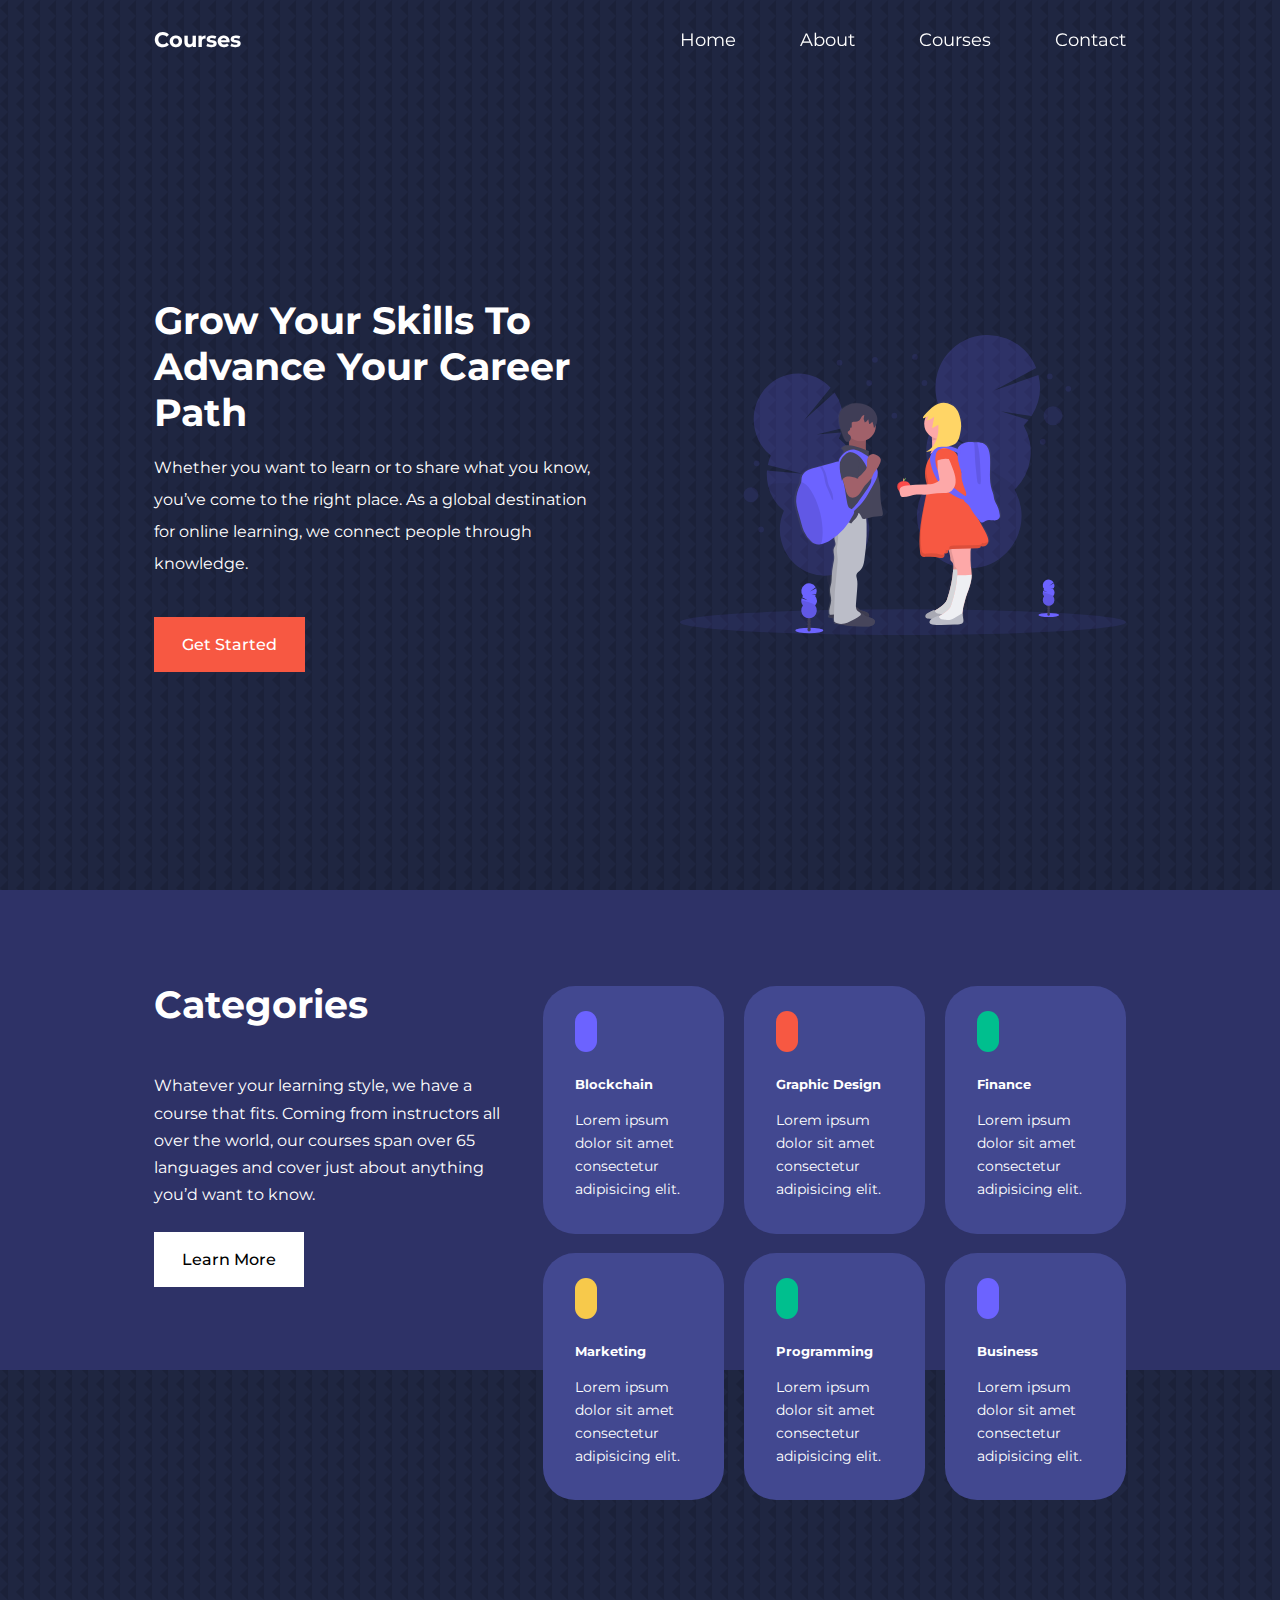
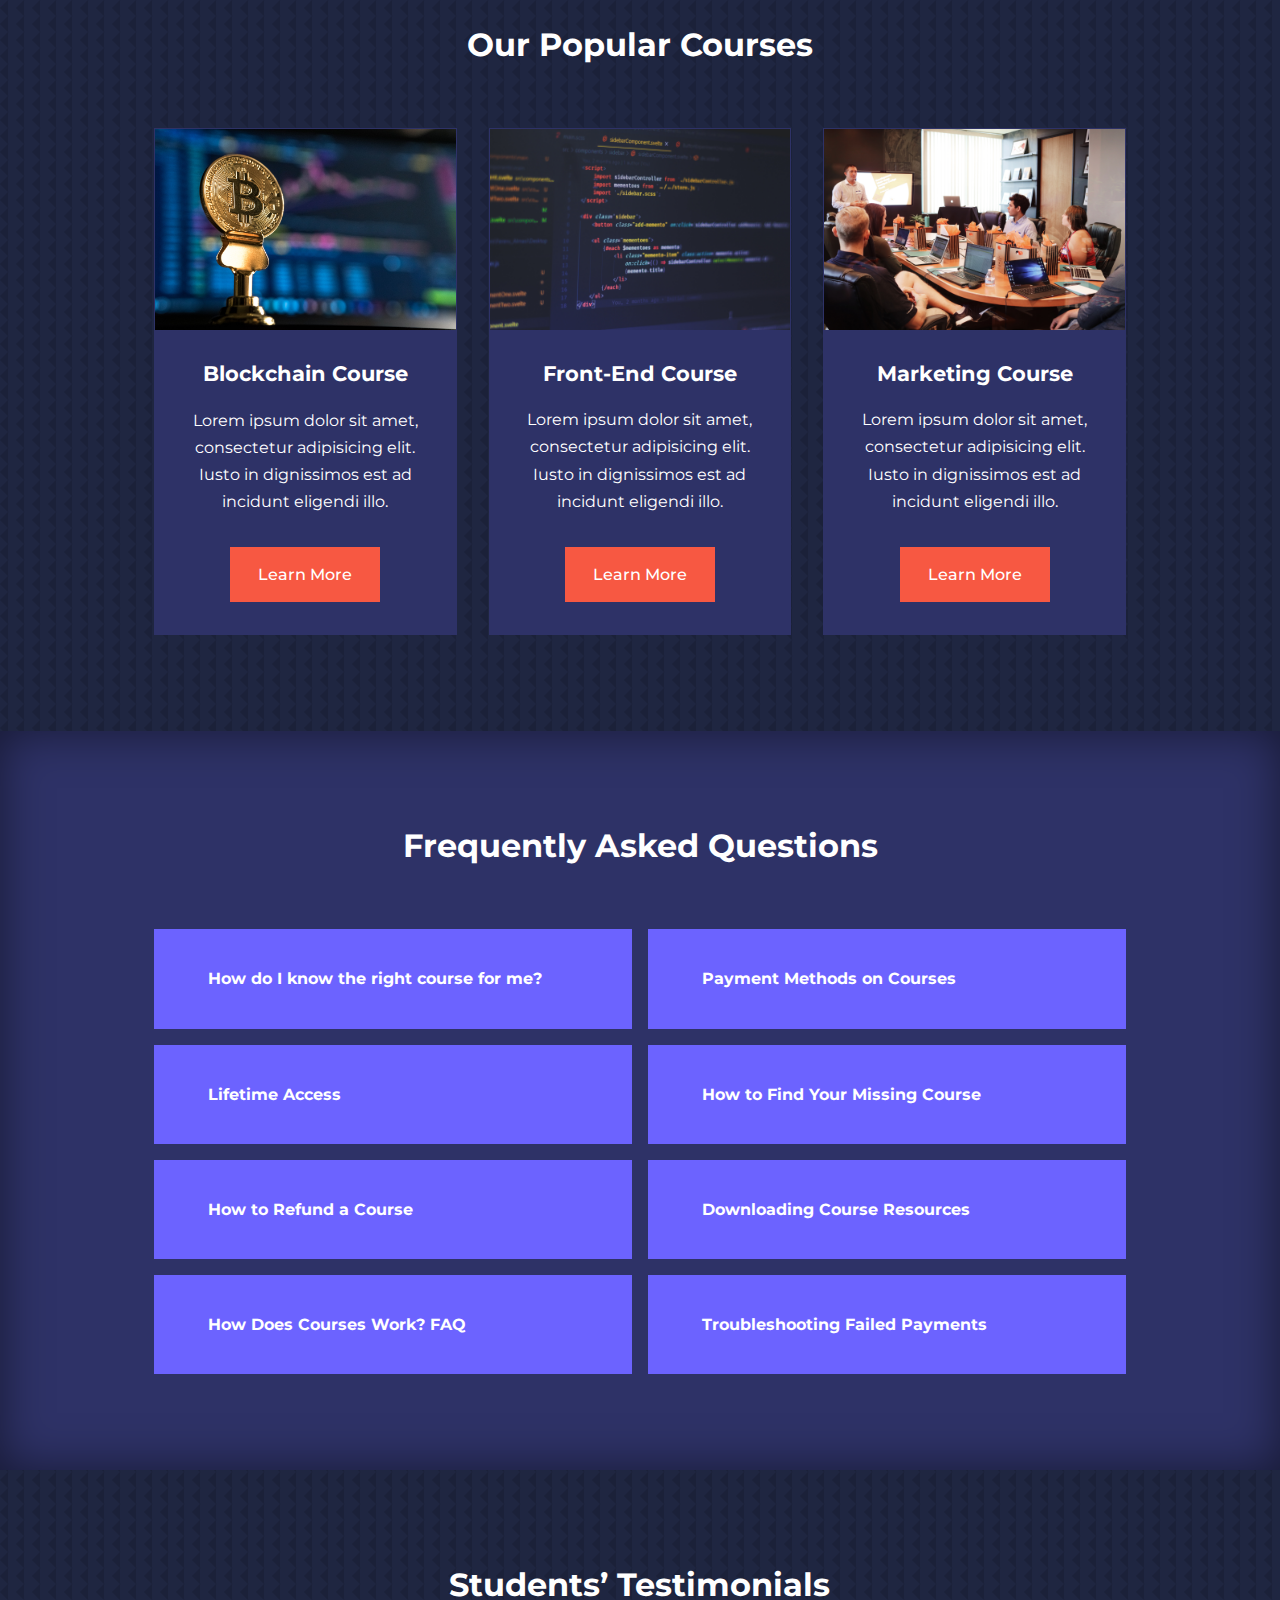
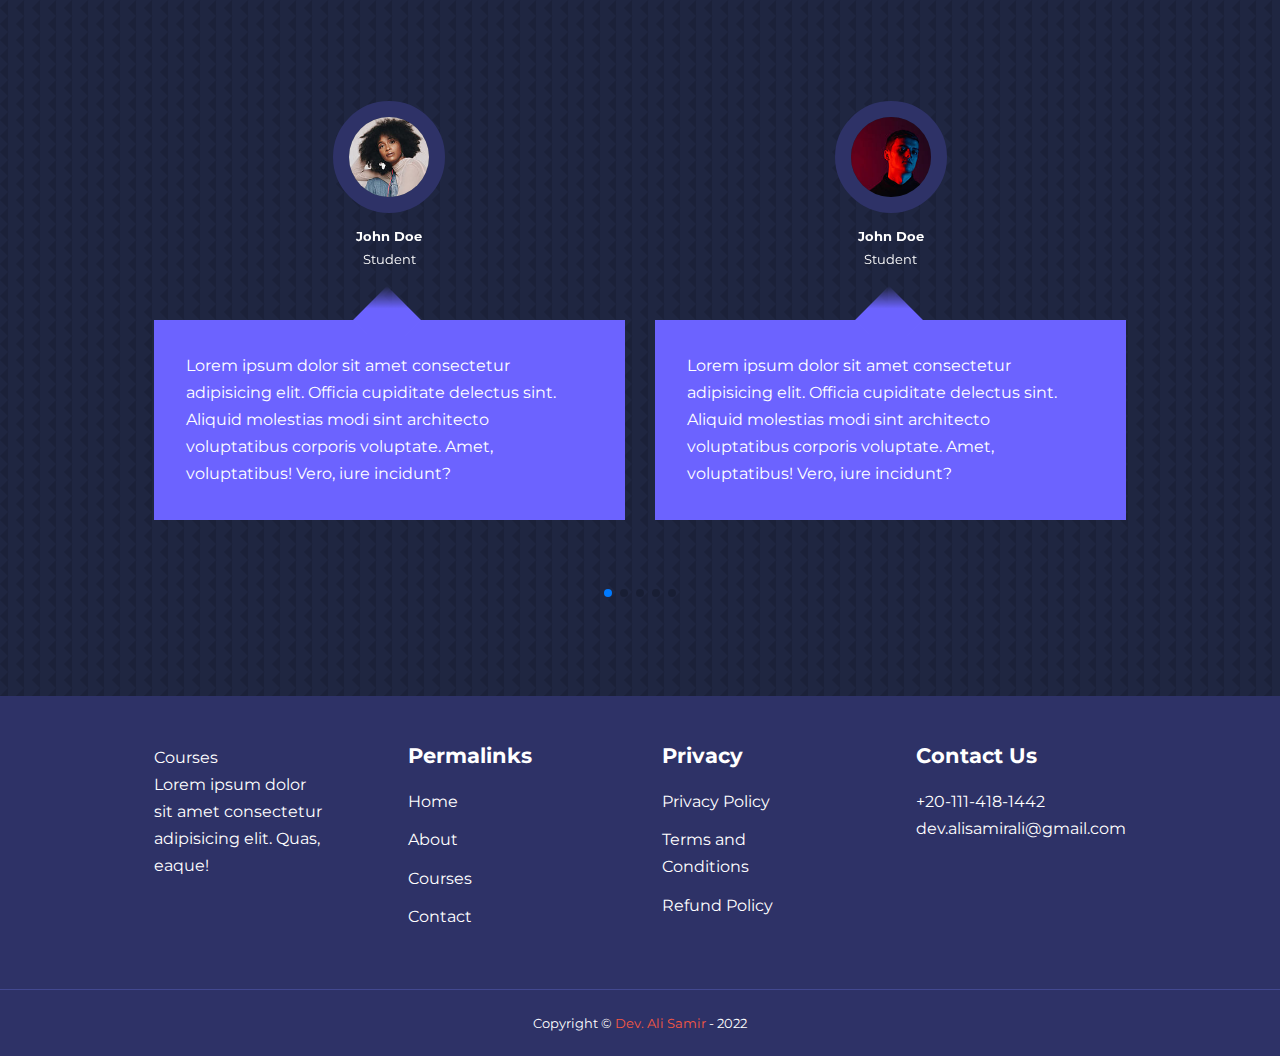
<file: index.html>
<!DOCTYPE html>
<html lang="en">

<head>
    <meta charset="UTF-8">
    <meta http-equiv="X-UA-Compatible" content="IE=edge">
    <meta name="viewport" content="width=device-width, initial-scale=1.0">

    <!-- Favicon -->
    <link rel="shortcut icon" href="./images/mortarboard.png" type="image/x-icon">

    <title>Courses</title>

    <!-- Google Fonts -->
    <link rel="preconnect" href="https://fonts.googleapis.com">
    <link rel="preconnect" href="https://fonts.gstatic.com" crossorigin>
    <link href="https://fonts.googleapis.com/css2?family=Montserrat:wght@300;400;500;600;700;800;900&display=swap"
        rel="stylesheet">

    <!-- Icons CDN -->
    <link rel="stylesheet" href="https://unicons.iconscout.com/release/v2.1.6/css/unicons.css">

    <!-- Swiper CSS CDN Link -->
    <link rel="stylesheet" href="https://unpkg.com/swiper@8/swiper-bundle.min.css" />

    <!-- Custom CSS File Link -->
    <link rel="stylesheet" href="./css/style.css">

    <style>
        body {
            background-image: url(./images/bg-texture.png);
        }
    </style>
</head>

<body>

    <nav class=".nav">
        <div class="container nav-container">
            <a href="#" class="logo">
                <h4>Courses</h4>
            </a>

            <ul class="nav-menu">
                <li><a href="index.html">Home</a></li>
                <li><a href="about.html">About</a></li>
                <li><a href="courses.html">Courses</a></li>
                <li><a href="contact.html">Contact</a></li>
            </ul>

            <button id="menu-btn"><i class="uil uil-bars"></i></button>
            <button id="close-btn"><i class="uil uil-multiply"></i></button>
        </div>
    </nav>

    <header class="header">

        <div class="container header-container">
            <div class="header-left">
                <h1>Grow Your Skills To Advance Your Career Path</h1>
                <p>
                    Whether you want to learn or to share what you know, you’ve come to the right place. As a global
                    destination for online learning, we connect people through knowledge.
                </p>
                <a href="courses.html" class="btn btn-primary">Get Started</a>
            </div>

            <div class="header-right">
                <div class="header-right-img">
                    <img src="./images/header.svg" alt="Header Image">
                </div>
            </div>

        </div>

    </header>

    <!-- Categories Section -->
    <section class="categories">
        <div class="container categories-container">
            <div class="categories-left">
                <h1>Categories</h1>
                <p>
                    Whatever your learning style, we have a course that fits. Coming from instructors all over the
                    world, our courses span over 65 languages and cover just about anything you’d want to know.
                </p>
                <a href="#" class="btn">Learn More</a>
            </div>

            <div class="categories-right">

                <!-- 1 -->
                <article class="category">
                    <span class="category-icon">
                        <i class="uil uil-bitcoin-circle"></i>
                    </span>
                    <h5>Blockchain</h5>
                    <p>
                        Lorem ipsum dolor sit amet consectetur adipisicing elit.
                    </p>
                </article>

                <!-- 2 -->
                <article class="category">
                    <span class="category-icon">
                        <i class="uil uil-palette"></i>
                    </span>
                    <h5>Graphic Design</h5>
                    <p>
                        Lorem ipsum dolor sit amet consectetur adipisicing elit.
                    </p>
                </article>

                <!-- 3 -->
                <article class="category">
                    <span class="category-icon">
                        <i class="uil uil-usd-circle"></i>
                    </span>
                    <h5>Finance</h5>
                    <p>
                        Lorem ipsum dolor sit amet consectetur adipisicing elit.
                    </p>
                </article>

                <!-- 4 -->
                <article class="category">
                    <span class="category-icon">
                        <i class="uil uil-megaphone"></i>
                    </span>
                    <h5>Marketing</h5>
                    <p>
                        Lorem ipsum dolor sit amet consectetur adipisicing elit.
                    </p>
                </article>

                <!-- 5 -->
                <article class="category">
                    <span class="category-icon">
                        <i class="uil uil-brackets-curly"></i>
                    </span>
                    <h5>Programming</h5>
                    <p>
                        Lorem ipsum dolor sit amet consectetur adipisicing elit.
                    </p>
                </article>

                <!-- 6 -->
                <article class="category">
                    <span class="category-icon">
                        <i class="uil uil-puzzle-piece"></i>
                    </span>
                    <h5>Business</h5>
                    <p>
                        Lorem ipsum dolor sit amet consectetur adipisicing elit.
                    </p>
                </article>
            </div>

        </div>

    </section>

    <!-- Courses Section -->
    <section class="courses">

        <h2>Our Popular Courses</h2>

        <div class="container courses-container">

            <!-- 1 -->
            <article class="course">
                <div class="course-img">
                    <img src="./images/course1.jpg" alt="">
                </div>

                <div class="course-info">
                    <h4>Blockchain Course</h4>
                    <p>
                        Lorem ipsum dolor sit amet, consectetur adipisicing elit. Iusto in dignissimos est ad incidunt
                        eligendi illo.
                    </p>
                    <a href="courses.html" class="btn btn-primary">Learn More</a>
                </div>
            </article>

            <!-- 2 -->
            <article class="course">
                <div class="course-img">
                    <img src="./images/course2.jpg" alt="">
                </div>

                <div class="course-info">
                    <h4>Front-End Course</h4>
                    <p>
                        Lorem ipsum dolor sit amet, consectetur adipisicing elit. Iusto in dignissimos est ad incidunt
                        eligendi illo.
                    </p>
                    <a href="courses.html" class="btn btn-primary">Learn More</a>
                </div>
            </article>

            <!-- 3 -->
            <article class="course">
                <div class="course-img">
                    <img src="./images/course3.jpg" alt="">
                </div>

                <div class="course-info">
                    <h4>Marketing Course</h4>
                    <p>
                        Lorem ipsum dolor sit amet, consectetur adipisicing elit. Iusto in dignissimos est ad incidunt
                        eligendi illo.
                    </p>
                    <a href="courses.html" class="btn btn-primary">Learn More</a>
                </div>
            </article>
        </div>
    </section>

    <!-- Questions Sections -->
    <section class="faqs">

        <h2>Frequently Asked Questions</h2>

        <div class="container faqs-container">

            <!-- 1 -->
            <article class="faq">
                <div class="faq-icon">
                    <i class="uil uil-plus"></i>
                </div>
                <div class="question-answer">
                    <h4>How do I know the right course for me?</h4>
                    <p>
                        Lorem ipsum dolor sit amet consectetur adipisicing elit. Quia porro tempora, laudantium,
                        eligendi, non saepe natus assumenda repellendus exercitationem magni ex explicabo nostrum illo
                        dolores!
                    </p>
                </div>
            </article>

            <!-- 2 -->
            <article class="faq">
                <div class="faq-icon">
                    <i class="uil uil-plus"></i>
                </div>
                <div class="question-answer">
                    <h4>Payment Methods on Courses</h4>
                    <p>
                        Lorem ipsum dolor sit amet consectetur adipisicing elit. Quia porro tempora, laudantium,
                        eligendi, non saepe natus assumenda repellendus exercitationem magni ex explicabo nostrum illo
                        dolores!
                    </p>
                </div>
            </article>

            <!-- 3 -->
            <article class="faq">
                <div class="faq-icon">
                    <i class="uil uil-plus"></i>
                </div>
                <div class="question-answer">
                    <h4>Lifetime Access</h4>
                    <p>
                        Lorem ipsum dolor sit amet consectetur adipisicing elit. Quia porro tempora, laudantium,
                        eligendi, non saepe natus assumenda repellendus exercitationem magni ex explicabo nostrum illo
                        dolores!
                    </p>
                </div>
            </article>

            <!-- 4 -->
            <article class="faq">
                <div class="faq-icon">
                    <i class="uil uil-plus"></i>
                </div>
                <div class="question-answer">
                    <h4>How to Find Your Missing Course</h4>
                    <p>
                        Lorem ipsum dolor sit amet consectetur adipisicing elit. Quia porro tempora, laudantium,
                        eligendi, non saepe natus assumenda repellendus exercitationem magni ex explicabo nostrum illo
                        dolores!
                    </p>
                </div>
            </article>

            <!-- 5 -->
            <article class="faq">
                <div class="faq-icon">
                    <i class="uil uil-plus"></i>
                </div>
                <div class="question-answer">
                    <h4>How to Refund a Course</h4>
                    <p>
                        Lorem ipsum dolor sit amet consectetur adipisicing elit. Quia porro tempora, laudantium,
                        eligendi, non saepe natus assumenda repellendus exercitationem magni ex explicabo nostrum illo
                        dolores!
                    </p>
                </div>
            </article>

            <!-- 6 -->
            <article class="faq">
                <div class="faq-icon">
                    <i class="uil uil-plus"></i>
                </div>
                <div class="question-answer">
                    <h4>Downloading Course Resources</h4>
                    <p>
                        Lorem ipsum dolor sit amet consectetur adipisicing elit. Quia porro tempora, laudantium,
                        eligendi, non saepe natus assumenda repellendus exercitationem magni ex explicabo nostrum illo
                        dolores!
                    </p>
                </div>
            </article>

            <!-- 7 -->
            <article class="faq">
                <div class="faq-icon">
                    <i class="uil uil-plus"></i>
                </div>
                <div class="question-answer">
                    <h4>How Does Courses Work? FAQ</h4>
                    <p>
                        Lorem ipsum dolor sit amet consectetur adipisicing elit. Quia porro tempora, laudantium,
                        eligendi, non saepe natus assumenda repellendus exercitationem magni ex explicabo nostrum illo
                        dolores!
                    </p>
                </div>
            </article>

            <!-- 8 -->
            <article class="faq">
                <div class="faq-icon">
                    <i class="uil uil-plus"></i>
                </div>
                <div class="question-answer">
                    <h4>Troubleshooting Failed Payments</h4>
                    <p>
                        Lorem ipsum dolor sit amet consectetur adipisicing elit. Quia porro tempora, laudantium,
                        eligendi, non saepe natus assumenda repellendus exercitationem magni ex explicabo nostrum illo
                        dolores!
                    </p>
                </div>
            </article>
        </div>
    </section>

    <!-- Testimonials Section -->
    <section class="container testimonials-container mySwiper">
        <h2>Students’ Testimonials</h2>

        <div class="swiper-wrapper">
            <!-- 1 -->
            <article class="testimonial swiper-slide">
                <div class="avatar">
                    <img src="./images/avatar1.jpg">
                </div>

                <div class="testimonial-info">
                    <h5>John Doe</h5>
                    <small>Student</small>
                </div>
                <div class="testimonial-body">
                    <p>
                        Lorem ipsum dolor sit amet consectetur adipisicing elit. Officia cupiditate delectus sint.
                        Aliquid molestias modi sint architecto voluptatibus corporis voluptate. Amet, voluptatibus!
                        Vero, iure incidunt?
                    </p>
                </div>
            </article>

            <!-- 2 -->
            <article class="testimonial swiper-slide">
                <div class="avatar">
                    <img src="./images/avatar2.jpg">
                </div>

                <div class="testimonial-info">
                    <h5>John Doe</h5>
                    <small>Student</small>
                </div>
                <div class="testimonial-body">
                    <p>
                        Lorem ipsum dolor sit amet consectetur adipisicing elit. Officia cupiditate delectus sint.
                        Aliquid molestias modi sint architecto voluptatibus corporis voluptate. Amet, voluptatibus!
                        Vero, iure incidunt?
                    </p>
                </div>
            </article>

            <!-- 3 -->
            <article class="testimonial swiper-slide">
                <div class="avatar">
                    <img src="./images/avatar3.jpg">
                </div>

                <div class="testimonial-info">
                    <h5>John Doe</h5>
                    <small>Student</small>
                </div>
                <div class="testimonial-body">
                    <p>
                        Lorem ipsum dolor sit amet consectetur adipisicing elit. Officia cupiditate delectus sint.
                        Aliquid molestias modi sint architecto voluptatibus corporis voluptate. Amet, voluptatibus!
                        Vero, iure incidunt?
                    </p>
                </div>
            </article>

            <!-- 4 -->
            <article class="testimonial swiper-slide">
                <div class="avatar">
                    <img src="./images/avatar4.jpg">
                </div>

                <div class="testimonial-info">
                    <h5>John Doe</h5>
                    <small>Student</small>
                </div>
                <div class="testimonial-body">
                    <p>
                        Lorem ipsum dolor sit amet consectetur adipisicing elit. Officia cupiditate delectus sint.
                        Aliquid molestias modi sint architecto voluptatibus corporis voluptate. Amet, voluptatibus!
                        Vero, iure incidunt?
                    </p>
                </div>
            </article>

            <!-- 5 -->
            <article class="testimonial swiper-slide">
                <div class="avatar">
                    <img src="./images/avatar5.jpg">
                </div>

                <div class="testimonial-info">
                    <h5>John Doe</h5>
                    <small>Student</small>
                </div>
                <div class="testimonial-body">
                    <p>
                        Lorem ipsum dolor sit amet consectetur adipisicing elit. Officia cupiditate delectus sint.
                        Aliquid molestias modi sint architecto voluptatibus corporis voluptate. Amet, voluptatibus!
                        Vero, iure incidunt?
                    </p>
                </div>
            </article>

        </div>

        <div class="swiper-pagination"></div>

    </section>

    <!-- Footer Section -->
    <footer class="footer">
        <div class="container footer-container">

            <div class="footer-1">
                <a href="index.html" class="footer-logo">Courses</a>
                <p>
                    Lorem ipsum dolor sit amet consectetur adipisicing elit. Quas, eaque!
                </p>
            </div>

            <div class="footer-2">
                <h4>Permalinks</h4>
                <ul class="permalinks">
                    <li><a href="index.html">Home</a></li>
                    <li><a href="about.html">About</a></li>
                    <li><a href="courses.html">Courses</a></li>
                    <li><a href="contact.html">Contact</a></li>
                </ul>
            </div>

            <div class="footer-3">
                <h4>Privacy</h4>
                <ul class="privacy">
                    <li><a href="#">Privacy Policy</a></li>
                    <li><a href="#">Terms and Conditions</a></li>
                    <li><a href="#">Refund Policy</a></li>
                </ul>
            </div>

            <div class="footer-4">
                <h4>Contact Us</h4>
                <div>
                    <p>+20-111-418-1442</p>
                    <p>dev.alisamirali@gmail.com</p>
                </div>

                <ul class="footer-social">
                    <li>
                        <a href="#"><i class="uil uil-facebook-f"></i></a>
                    </li>

                    <li>
                        <a href="#"><i class="uil uil-instagram"></i></a>
                    </li>

                    <li>
                        <a href="#"><i class="uil uil-twitter-alt"></i></a>
                    </li>

                    <li>
                        <a href="#"><i class="uil uil-linkedin"></i></a>
                    </li>
                </ul>
            </div>

        </div>

        <div class="footer-copyright">
            <small>Copyright &copy; <span>Dev. Ali Samir</span> - 2022</small>
        </div>
    </footer>

    <!-- Swiper JS CDN Link -->
    <script src="https://unpkg.com/swiper@8/swiper-bundle.min.js"></script>

    <!-- Custom JS File Link -->
    <script src="./js/main.js"></script>
</body>

</html>
</file>
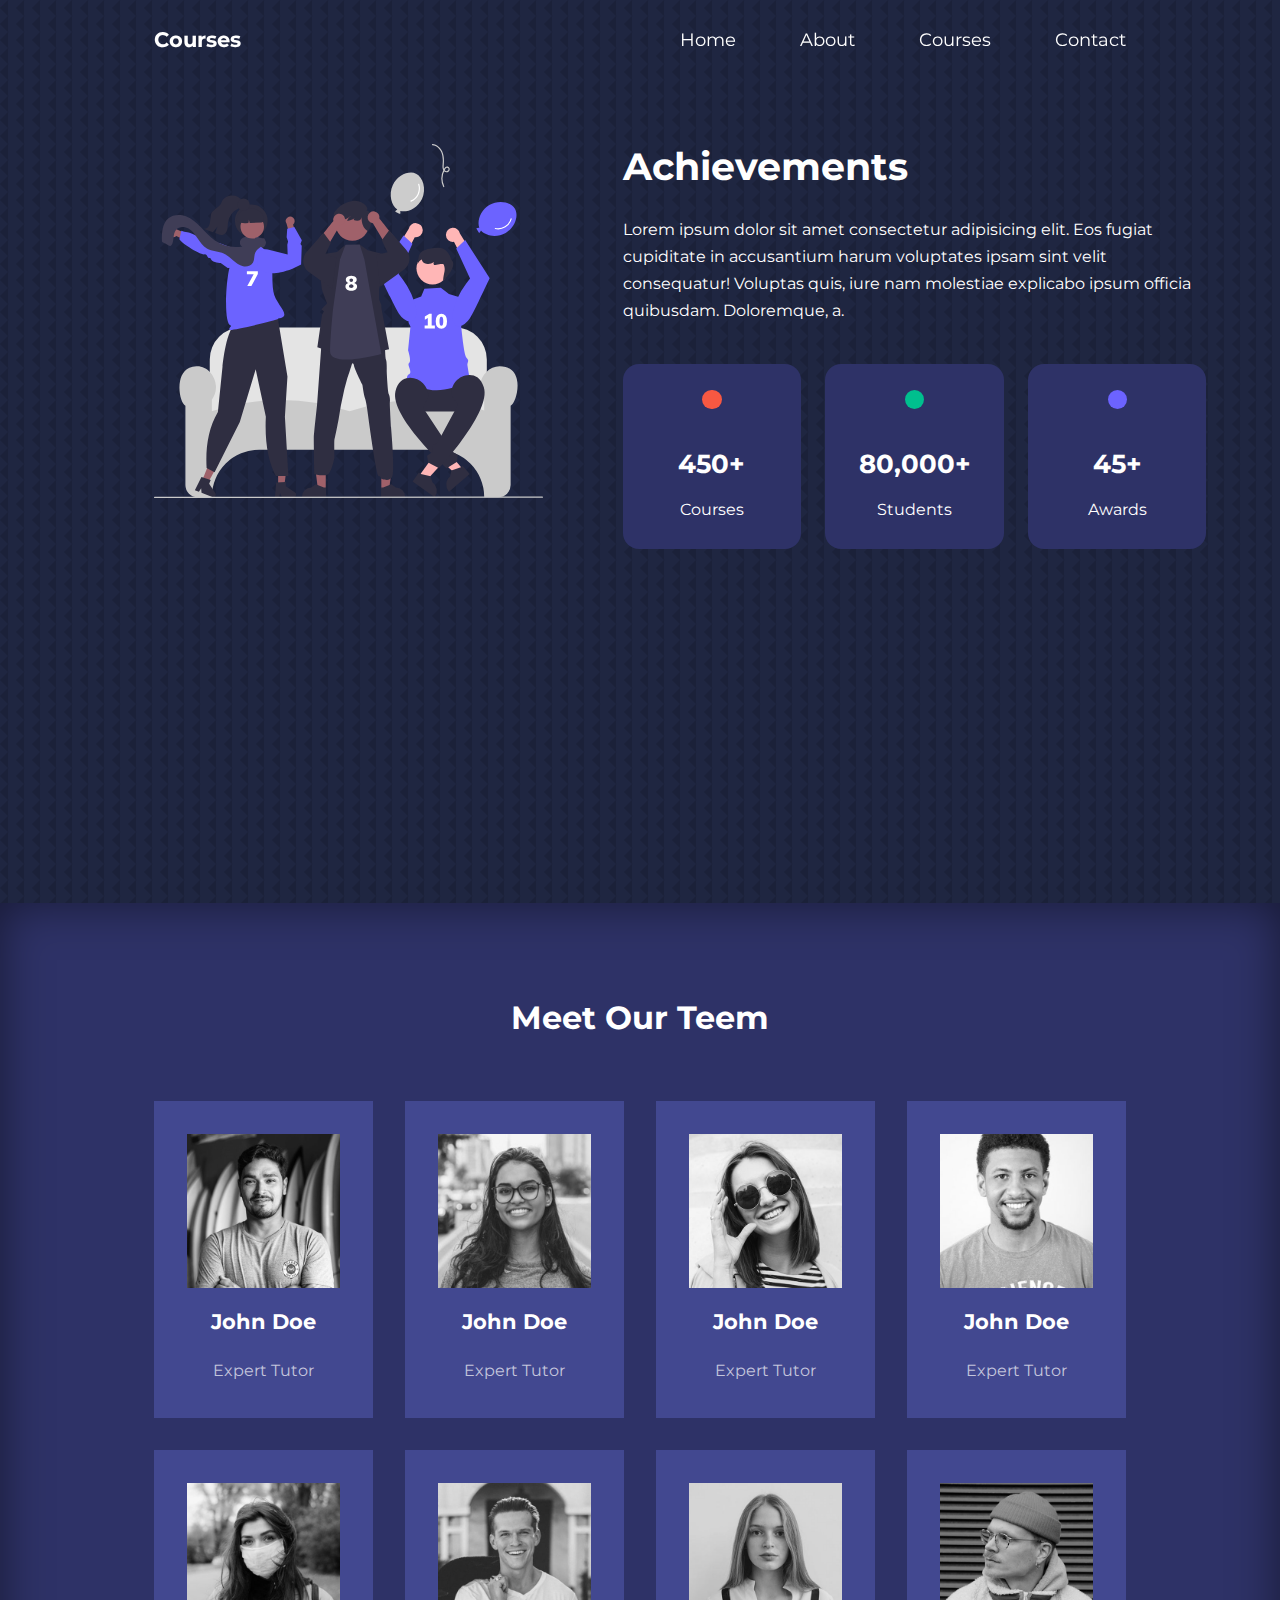
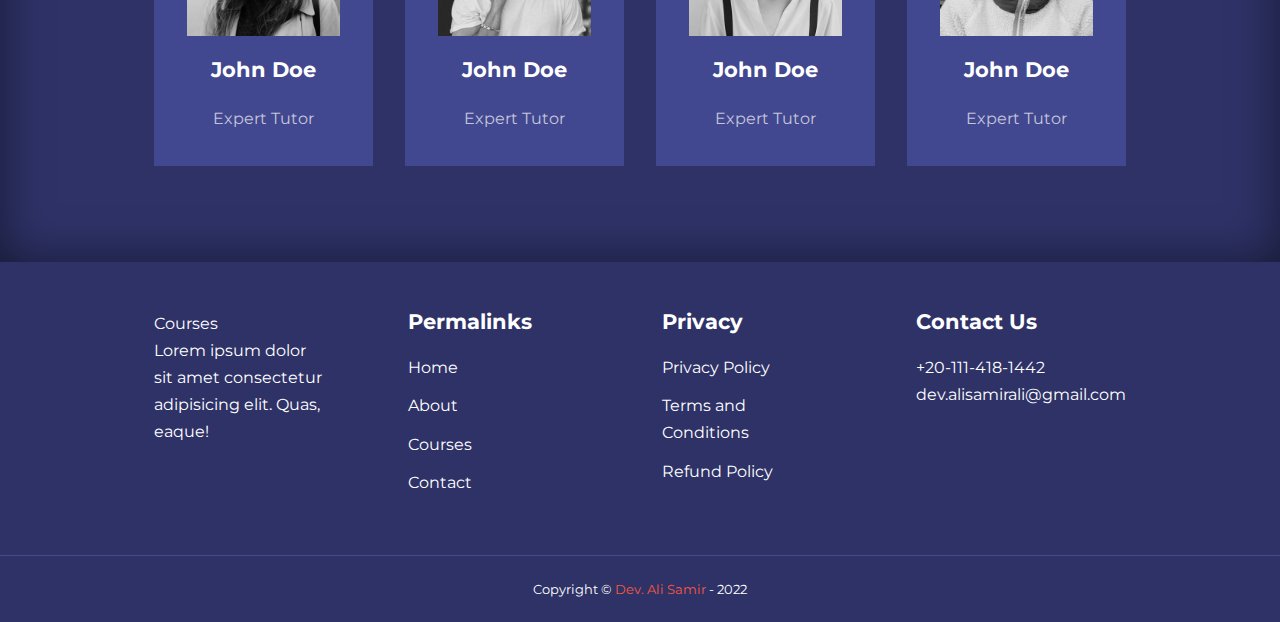
<file: about.html>
<!DOCTYPE html>
<html lang="en">

<head>
    <meta charset="UTF-8">
    <meta http-equiv="X-UA-Compatible" content="IE=edge">
    <meta name="viewport" content="width=device-width, initial-scale=1.0">

    <!-- Favicon -->
    <link rel="shortcut icon" href="./images/mortarboard.png" type="image/x-icon">

    <title>Courses</title>

    <!-- Google Fonts -->
    <link rel="preconnect" href="https://fonts.googleapis.com">
    <link rel="preconnect" href="https://fonts.gstatic.com" crossorigin>
    <link href="https://fonts.googleapis.com/css2?family=Montserrat:wght@300;400;500;600;700;800;900&display=swap"
        rel="stylesheet">

    <!-- Icons CDN -->
    <link rel="stylesheet" href="https://unicons.iconscout.com/release/v2.1.6/css/unicons.css">

    <!-- Swiper CSS CDN Link -->
    <link rel="stylesheet" href="https://unpkg.com/swiper@8/swiper-bundle.min.css" />

    <!-- Custom CSS File Link -->
    <link rel="stylesheet" href="./css/style.css">
    <link rel="stylesheet" href="./css/about.css">
    <style>
        body {
            background-image: url(./images/bg-texture.png);
        }
    </style>
</head>

<body>

    <nav class=".nav">
        <div class="container nav-container">
            <a href="#" class="logo">
                <h4>Courses</h4>
            </a>

            <ul class="nav-menu">
                <li><a href="index.html">Home</a></li>
                <li><a href="about.html">About</a></li>
                <li><a href="courses.html">Courses</a></li>
                <li><a href="contact.html">Contact</a></li>
            </ul>

            <button id="menu-btn"><i class="uil uil-bars"></i></button>
            <button id="close-btn"><i class="uil uil-multiply"></i></button>
        </div>
    </nav>

    <!-- Achievements Section -->
    <section class="about_achievements">
        <div class="container about-achievements-container">

            <div class="about-achievements-left">
                <img src="./images/about-achievements.svg" alt="">
            </div>

            <div class="about-achievements-right">
                <h1>Achievements</h1>
                <p>
                    Lorem ipsum dolor sit amet consectetur adipisicing elit. Eos fugiat cupiditate in accusantium harum
                    voluptates ipsam sint velit consequatur! Voluptas quis, iure nam molestiae explicabo ipsum officia
                    quibusdam. Doloremque, a.
                </p>

                <div class="achievements-cards">

                    <!-- 1 -->
                    <article class="achievements-card">
                        <span class="achievement-icon">
                            <i class="uil uil-video"></i>
                        </span>
                        <h3>450+</h3>
                        <p>Courses</p>
                    </article>

                    <!-- 2 -->
                    <article class="achievements-card">
                        <span class="achievement-icon">
                            <i class="uil uil-users-alt"></i>
                        </span>
                        <h3>80,000+</h3>
                        <p>Students</p>
                    </article>

                    <!-- 3 -->
                    <article class="achievements-card">
                        <span class="achievement-icon">
                            <i class="uil uil-trophy"></i>
                        </span>
                        <h3>45+</h3>
                        <p>Awards</p>
                    </article>
                </div>
            </div>
        </div>
    </section>

    <!-- Team Section -->
    <section class="team">

        <h2>Meet Our Teem</h2>

        <div class="container team-container">

            <!-- 1 -->
            <article class="team-member">

                <div class="team-member-img">
                    <img src="./images/tm1.jpg">
                </div>

                <div class="team-member-info">
                    <h4>John Doe</h4>
                    <p>Expert Tutor</p>
                </div>

                <div class="team-member-social">
                    <a href="#"><i class="uil uil-facebook-f"></i></a>
                    <a href="#"><i class="uil uil-instagram"></i></a>
                    <a href="#"><i class="uil uil-linkedin"></i></a>
                </div>
            </article>

            <!-- 2 -->
            <article class="team-member">

                <div class="team-member-img">
                    <img src="./images/tm2.jpg">
                </div>

                <div class="team-member-info">
                    <h4>John Doe</h4>
                    <p>Expert Tutor</p>
                </div>

                <div class="team-member-social">
                    <a href="#"><i class="uil uil-facebook-f"></i></a>
                    <a href="#"><i class="uil uil-instagram"></i></a>
                    <a href="#"><i class="uil uil-linkedin"></i></a>
                </div>
            </article>

            <!-- 3 -->
            <article class="team-member">

                <div class="team-member-img">
                    <img src="./images/tm10.jpg">
                </div>

                <div class="team-member-info">
                    <h4>John Doe</h4>
                    <p>Expert Tutor</p>
                </div>

                <div class="team-member-social">
                    <a href="#"><i class="uil uil-facebook-f"></i></a>
                    <a href="#"><i class="uil uil-instagram"></i></a>
                    <a href="#"><i class="uil uil-linkedin"></i></a>
                </div>
            </article>

            <!-- 4 -->
            <article class="team-member">

                <div class="team-member-img">
                    <img src="./images/tm4.jpg">
                </div>

                <div class="team-member-info">
                    <h4>John Doe</h4>
                    <p>Expert Tutor</p>
                </div>

                <div class="team-member-social">
                    <a href="#"><i class="uil uil-facebook-f"></i></a>
                    <a href="#"><i class="uil uil-instagram"></i></a>
                    <a href="#"><i class="uil uil-linkedin"></i></a>
                </div>
            </article>

            <!-- 5 -->
            <article class="team-member">

                <div class="team-member-img">
                    <img src="./images/tm9.jpg">
                </div>

                <div class="team-member-info">
                    <h4>John Doe</h4>
                    <p>Expert Tutor</p>
                </div>

                <div class="team-member-social">
                    <a href="#"><i class="uil uil-facebook-f"></i></a>
                    <a href="#"><i class="uil uil-instagram"></i></a>
                    <a href="#"><i class="uil uil-linkedin"></i></a>
                </div>
            </article>

            <!-- 6 -->
            <article class="team-member">

                <div class="team-member-img">
                    <img src="./images/tm6.jpg">
                </div>

                <div class="team-member-info">
                    <h4>John Doe</h4>
                    <p>Expert Tutor</p>
                </div>

                <div class="team-member-social">
                    <a href="#"><i class="uil uil-facebook-f"></i></a>
                    <a href="#"><i class="uil uil-instagram"></i></a>
                    <a href="#"><i class="uil uil-linkedin"></i></a>
                </div>
            </article>

            <!-- 7 -->
            <article class="team-member">

                <div class="team-member-img">
                    <img src="./images/tm7.jpg">
                </div>

                <div class="team-member-info">
                    <h4>John Doe</h4>
                    <p>Expert Tutor</p>
                </div>

                <div class="team-member-social">
                    <a href="#"><i class="uil uil-facebook-f"></i></a>
                    <a href="#"><i class="uil uil-instagram"></i></a>
                    <a href="#"><i class="uil uil-linkedin"></i></a>
                </div>
            </article>

            <!-- 8 -->
            <article class="team-member">

                <div class="team-member-img">
                    <img src="./images/tm8.jpg">
                </div>

                <div class="team-member-info">
                    <h4>John Doe</h4>
                    <p>Expert Tutor</p>
                </div>

                <div class="team-member-social">
                    <a href="#"><i class="uil uil-facebook-f"></i></a>
                    <a href="#"><i class="uil uil-instagram"></i></a>
                    <a href="#"><i class="uil uil-linkedin"></i></a>
                </div>
            </article>
        </div>
    </section>

    <!-- Footer Section -->
    <footer class="footer">
        <div class="container footer-container">

            <div class="footer-1">
                <a href="index.html" class="footer-logo">Courses</a>
                <p>
                    Lorem ipsum dolor sit amet consectetur adipisicing elit. Quas, eaque!
                </p>
            </div>

            <div class="footer-2">
                <h4>Permalinks</h4>
                <ul class="permalinks">
                    <li><a href="index.html">Home</a></li>
                    <li><a href="about.html">About</a></li>
                    <li><a href="courses.html">Courses</a></li>
                    <li><a href="contact.html">Contact</a></li>
                </ul>
            </div>

            <div class="footer-3">
                <h4>Privacy</h4>
                <ul class="privacy">
                    <li><a href="#">Privacy Policy</a></li>
                    <li><a href="#">Terms and Conditions</a></li>
                    <li><a href="#">Refund Policy</a></li>
                </ul>
            </div>

            <div class="footer-4">
                <h4>Contact Us</h4>
                <div>
                    <p>+20-111-418-1442</p>
                    <p>dev.alisamirali@gmail.com</p>
                </div>

                <ul class="footer-social">
                    <li>
                        <a href="#"><i class="uil uil-facebook-f"></i></a>
                    </li>

                    <li>
                        <a href="#"><i class="uil uil-instagram"></i></a>
                    </li>

                    <li>
                        <a href="#"><i class="uil uil-twitter-alt"></i></a>
                    </li>

                    <li>
                        <a href="#"><i class="uil uil-linkedin"></i></a>
                    </li>
                </ul>
            </div>

        </div>

        <div class="footer-copyright">
            <small>Copyright &copy; <span>Dev. Ali Samir</span> - 2022</small>
        </div>
    </footer>

    <!-- Swiper JS CDN Link -->
    <script src="https://unpkg.com/swiper@8/swiper-bundle.min.js"></script>

    <!-- Custom JS File Link -->
    <script src="./js/main.js"></script>
</body>

</html>
</file>
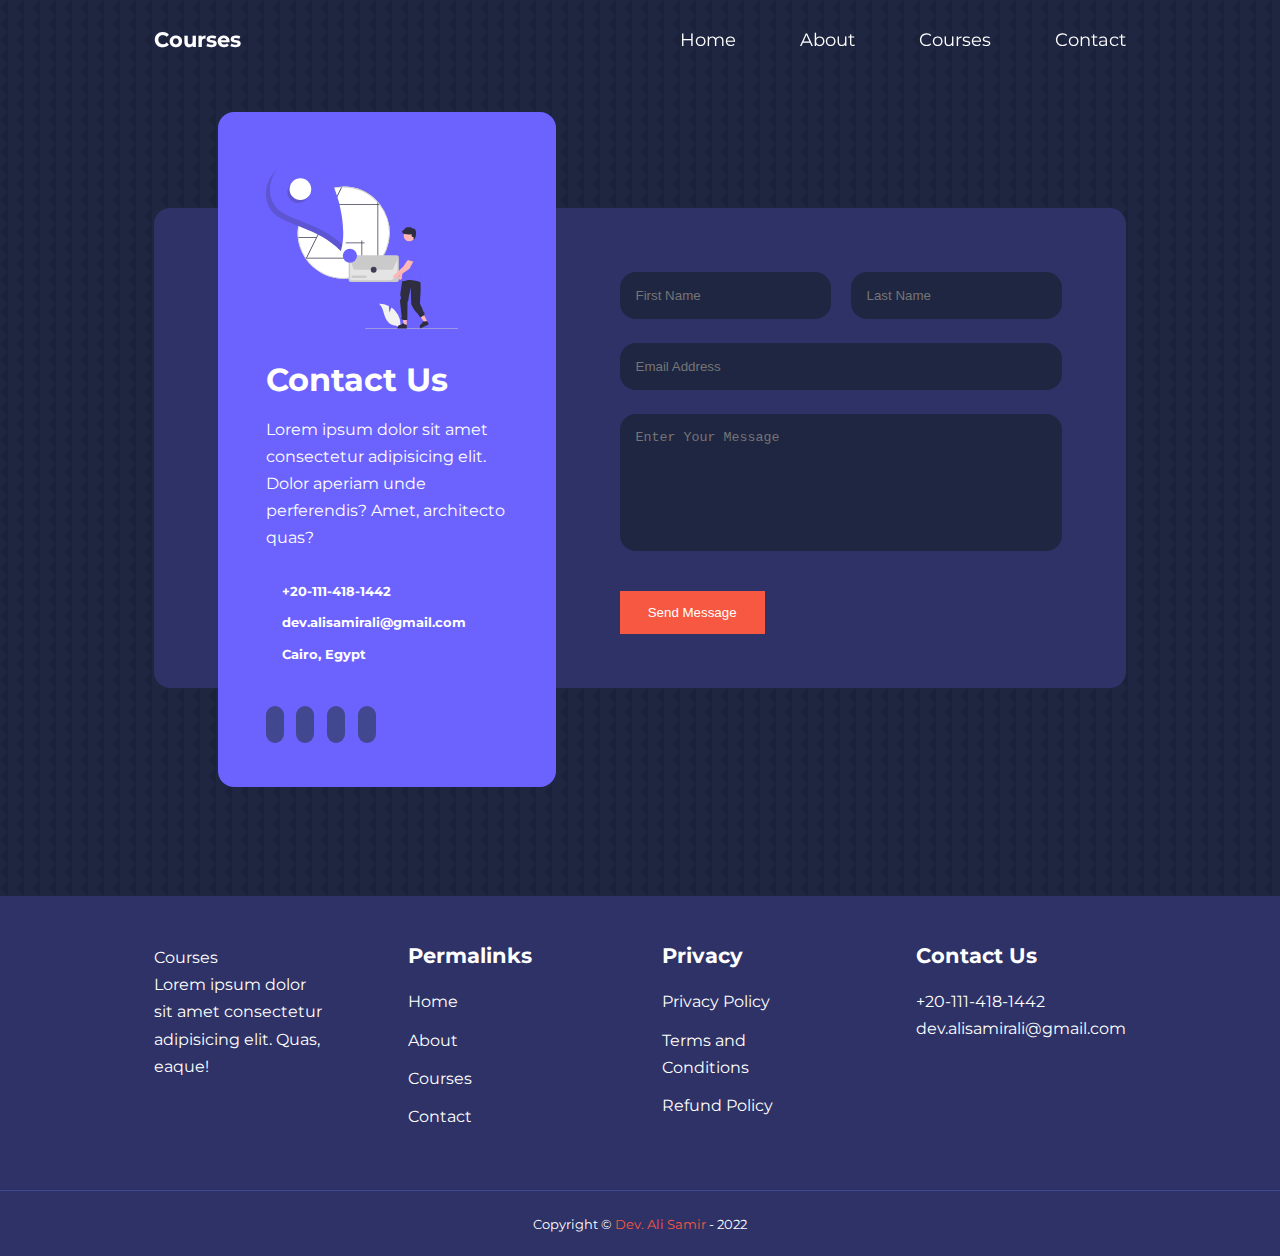
<file: contact.html>
<!DOCTYPE html>
<html lang="en">

<head>
    <meta charset="UTF-8">
    <meta http-equiv="X-UA-Compatible" content="IE=edge">
    <meta name="viewport" content="width=device-width, initial-scale=1.0">

    <!-- Favicon -->
    <link rel="shortcut icon" href="./images/mortarboard.png" type="image/x-icon">

    <title>Courses</title>

    <!-- Google Fonts -->
    <link rel="preconnect" href="https://fonts.googleapis.com">
    <link rel="preconnect" href="https://fonts.gstatic.com" crossorigin>
    <link href="https://fonts.googleapis.com/css2?family=Montserrat:wght@300;400;500;600;700;800;900&display=swap"
        rel="stylesheet">

    <!-- Icons CDN -->
    <link rel="stylesheet" href="https://unicons.iconscout.com/release/v2.1.6/css/unicons.css">

    <!-- Swiper CSS CDN Link -->
    <link rel="stylesheet" href="https://unpkg.com/swiper@8/swiper-bundle.min.css" />

    <!-- Custom CSS File Link -->
    <link rel="stylesheet" href="./css/style.css">
    <link rel="stylesheet" href="./css/contact.css">

    <style>
        body {
            background-image: url(./images/bg-texture.png);
        }
    </style>
</head>

<body>

    <nav class=".nav">
        <div class="container nav-container">
            <a href="#" class="logo">
                <h4>Courses</h4>
            </a>

            <ul class="nav-menu">
                <li><a href="index.html">Home</a></li>
                <li><a href="about.html">About</a></li>
                <li><a href="courses.html">Courses</a></li>
                <li><a href="contact.html">Contact</a></li>
            </ul>

            <button id="menu-btn"><i class="uil uil-bars"></i></button>
            <button id="close-btn"><i class="uil uil-multiply"></i></button>
        </div>
    </nav>

    <!-- Contact Section -->
    <section class="contact">
        <div class="container contact-container">
            <aside class="contact-aside">
                <div class="contact-img">
                    <img src="./images/contact.svg">
                </div>

                <h2>Contact Us</h2>
                <p>
                    Lorem ipsum dolor sit amet consectetur adipisicing elit. Dolor aperiam unde perferendis? Amet,
                    architecto quas?
                </p>

                <ul class="contact-details">
                    <li>
                        <i class="uil uil-phone"></i>
                        <h5>+20-111-418-1442</h5>
                    </li>

                    <li>
                        <i class="uil uil-envelope"></i>
                        <h5>dev.alisamirali@gmail.com</h5>
                    </li>

                    <li>
                        <i class="uil uil-map-marker"></i>
                        <h5>Cairo, Egypt</h5>
                    </li>
                </ul>

                <ul class="contact-social">
                    <li>
                        <a href="#"><i class="uil uil-facebook-f"></i></a>
                    </li>

                    <li>
                        <a href="#"><i class="uil uil-twitter-alt"></i></a>
                    </li>

                    <li>
                        <a href="#"><i class="uil uil-instagram"></i></a>
                    </li>

                    <li>
                        <a href="#"><i class="uil uil-linkedin"></i></a>
                    </li>
                </ul>
            </aside>

            <form action="https://formspree.io/f/mvollgar" method="POST" class="contact-form">
                <div class="form-name">
                    <input type="text name" name="first-name" placeholder="First Name" required>
                    <input type="text name" name="last-name" placeholder="Last Name" required>
                </div>

                <input type="email" name="email" placeholder="Email Address" required>
                <textarea name="message" rows="7" placeholder="Enter Your Message" required></textarea>
                <button type="submit" class="btn btn-primary">Send Message</button>
            </form>
        </div>
    </section>

    <!-- Footer Section -->
    <footer class="footer">
        <div class="container footer-container">

            <div class="footer-1">
                <a href="index.html" class="footer-logo">Courses</a>
                <p>
                    Lorem ipsum dolor sit amet consectetur adipisicing elit. Quas, eaque!
                </p>
            </div>

            <div class="footer-2">
                <h4>Permalinks</h4>
                <ul class="permalinks">
                    <li><a href="index.html">Home</a></li>
                    <li><a href="about.html">About</a></li>
                    <li><a href="courses.html">Courses</a></li>
                    <li><a href="contact.html">Contact</a></li>
                </ul>
            </div>

            <div class="footer-3">
                <h4>Privacy</h4>
                <ul class="privacy">
                    <li><a href="#">Privacy Policy</a></li>
                    <li><a href="#">Terms and Conditions</a></li>
                    <li><a href="#">Refund Policy</a></li>
                </ul>
            </div>

            <div class="footer-4">
                <h4>Contact Us</h4>
                <div>
                    <p>+20-111-418-1442</p>
                    <p>dev.alisamirali@gmail.com</p>
                </div>

                <ul class="footer-social">
                    <li>
                        <a href="#"><i class="uil uil-facebook-f"></i></a>
                    </li>

                    <li>
                        <a href="#"><i class="uil uil-instagram"></i></a>
                    </li>

                    <li>
                        <a href="#"><i class="uil uil-twitter-alt"></i></a>
                    </li>

                    <li>
                        <a href="#"><i class="uil uil-linkedin"></i></a>
                    </li>
                </ul>
            </div>

        </div>

        <div class="footer-copyright">
            <small>Copyright &copy; <span>Dev. Ali Samir</span> - 2022</small>
        </div>
    </footer>

    <!-- Swiper JS CDN Link -->
    <script src="https://unpkg.com/swiper@8/swiper-bundle.min.js"></script>

    <!-- Custom JS File Link -->
    <script src="./js/main.js"></script>

</body>

</html>
</file>
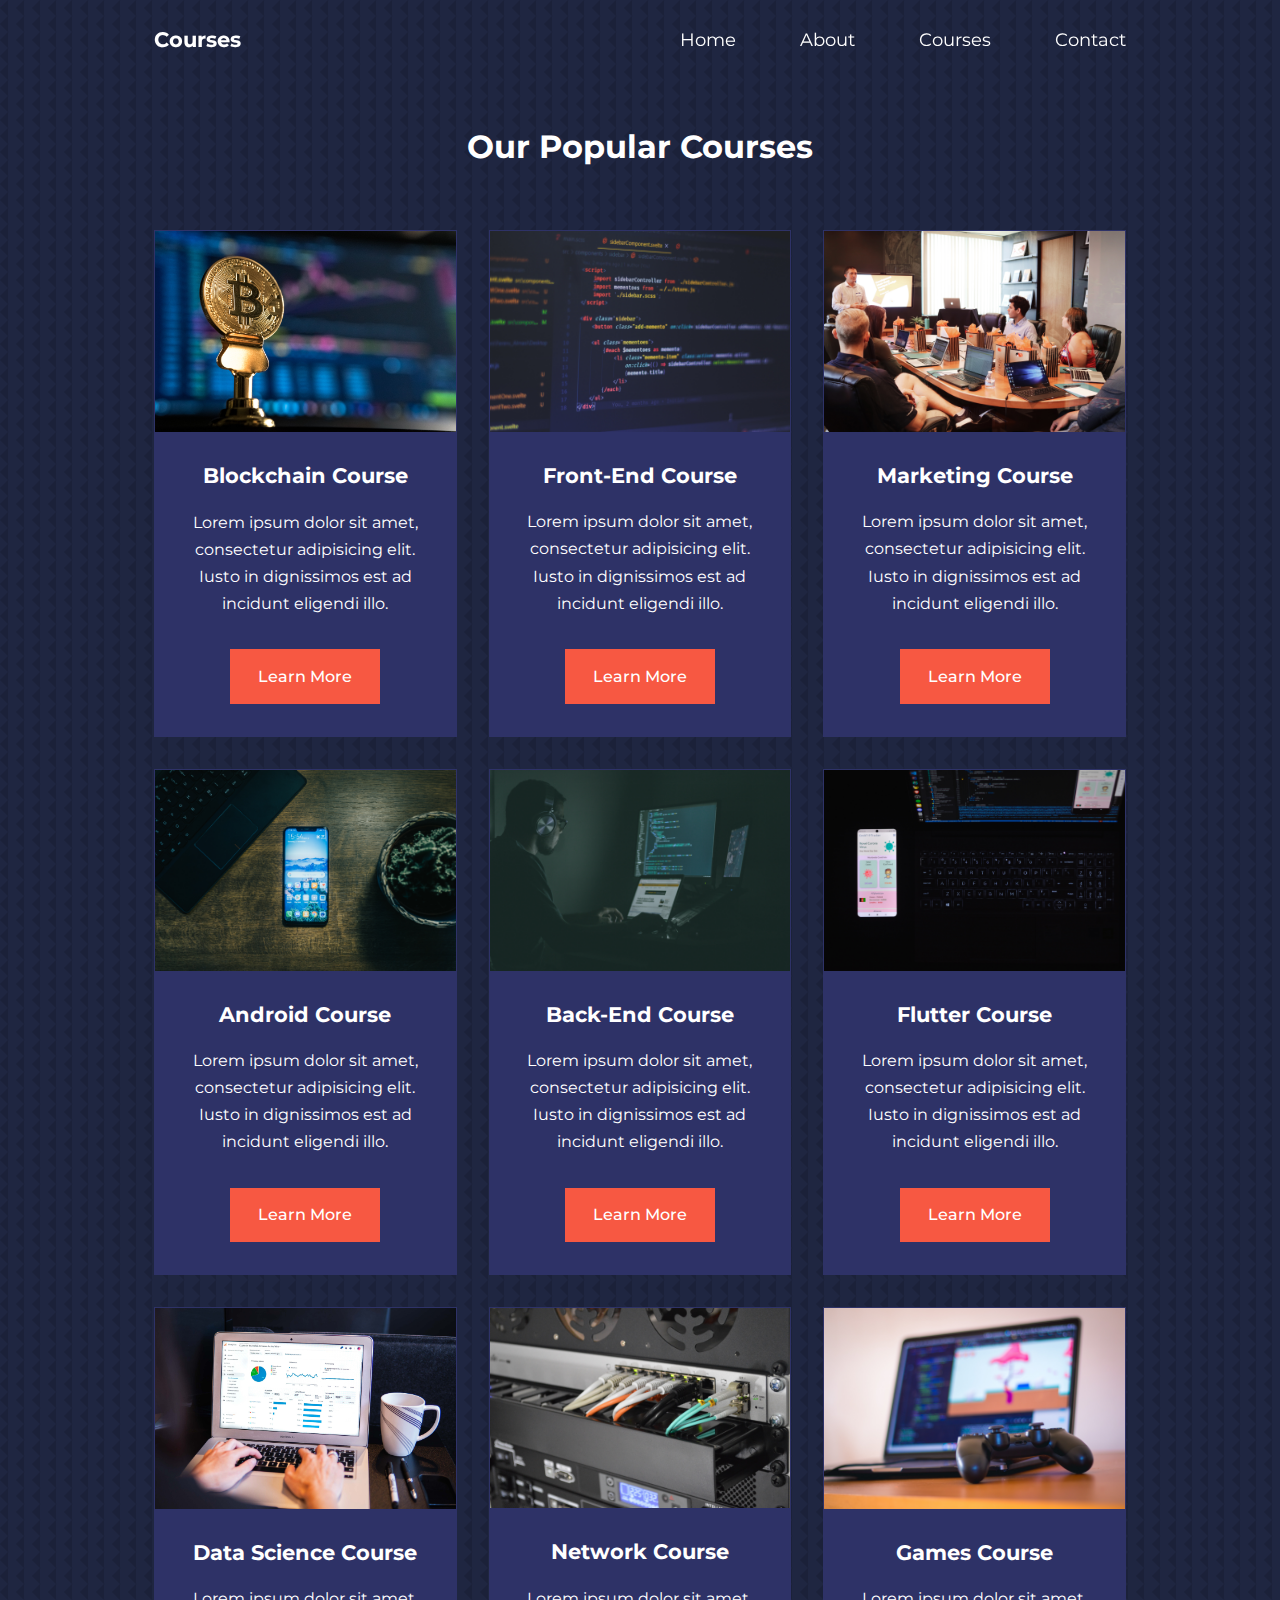
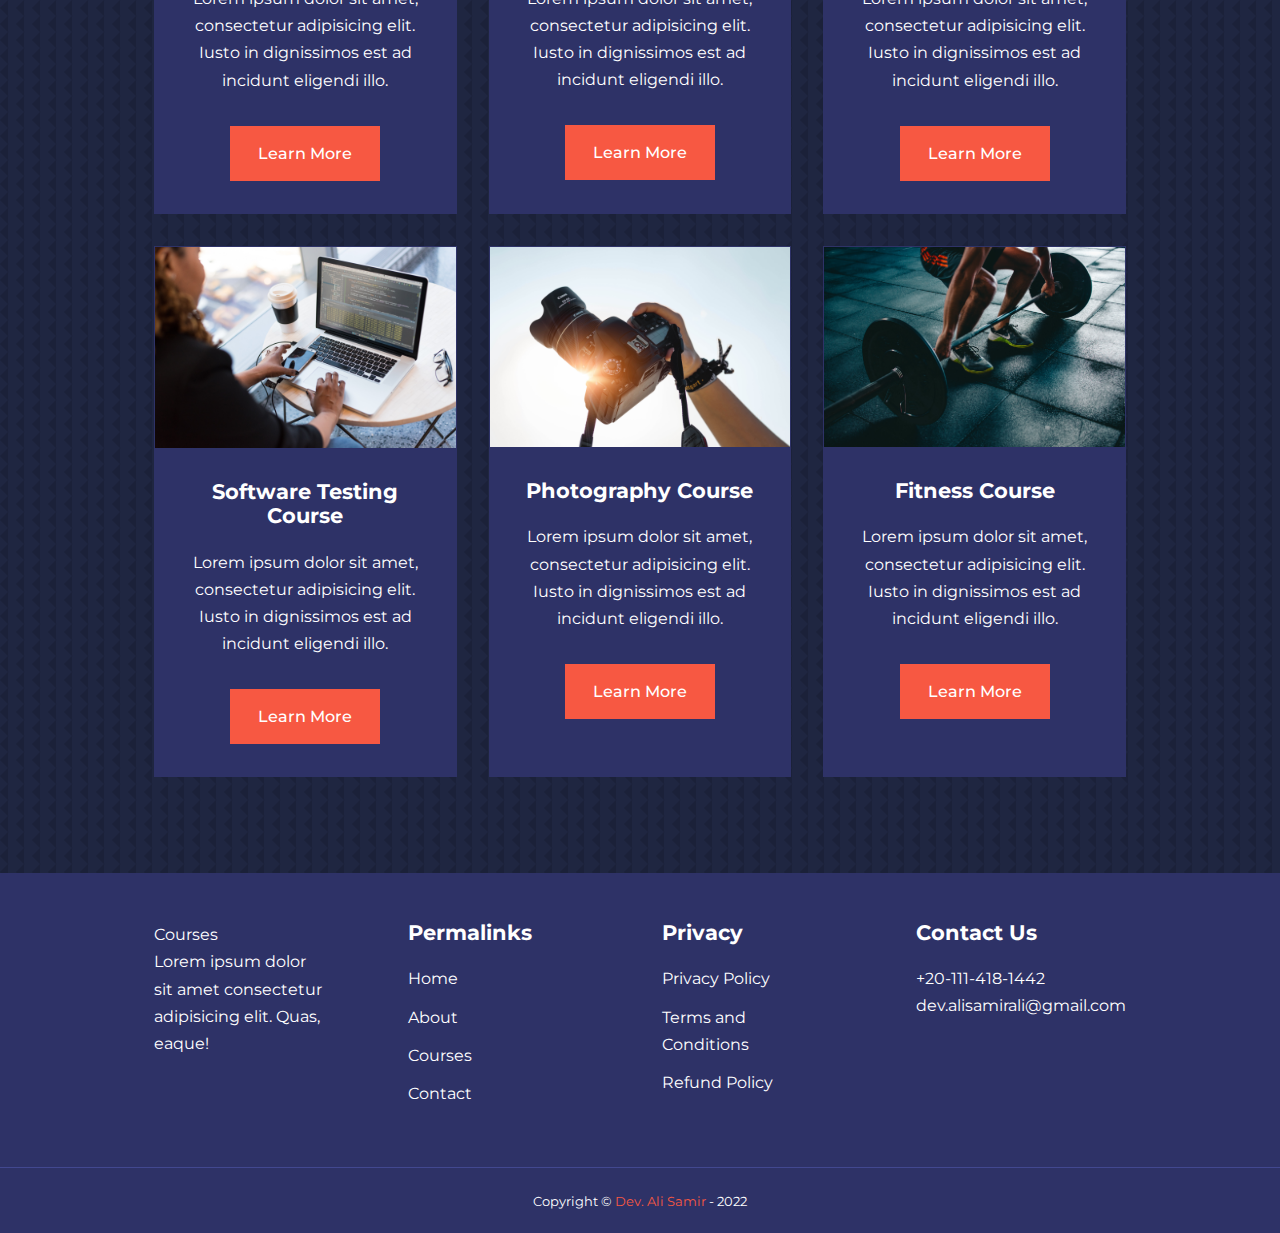
<file: courses.html>
<!DOCTYPE html>
<html lang="en">

<head>
    <meta charset="UTF-8">
    <meta http-equiv="X-UA-Compatible" content="IE=edge">
    <meta name="viewport" content="width=device-width, initial-scale=1.0">

    <!-- Favicon -->
    <link rel="shortcut icon" href="./images/mortarboard.png" type="image/x-icon">

    <title>Courses</title>

    <!-- Google Fonts -->
    <link rel="preconnect" href="https://fonts.googleapis.com">
    <link rel="preconnect" href="https://fonts.gstatic.com" crossorigin>
    <link href="https://fonts.googleapis.com/css2?family=Montserrat:wght@300;400;500;600;700;800;900&display=swap"
        rel="stylesheet">

    <!-- Icons CDN -->
    <link rel="stylesheet" href="https://unicons.iconscout.com/release/v2.1.6/css/unicons.css">

    <!-- Swiper CSS CDN Link -->
    <link rel="stylesheet" href="https://unpkg.com/swiper@8/swiper-bundle.min.css" />

    <!-- Custom CSS File Link -->
    <link rel="stylesheet" href="./css/style.css">

    <style>
        body {
            background-image: url(./images/bg-texture.png);
        }

        .courses {
            margin-top: 2rem;
        }
    </style>
</head>

<body>

    <nav class=".nav">
        <div class="container nav-container">
            <a href="#" class="logo">
                <h4>Courses</h4>
            </a>

            <ul class="nav-menu">
                <li><a href="index.html">Home</a></li>
                <li><a href="about.html">About</a></li>
                <li><a href="courses.html">Courses</a></li>
                <li><a href="contact.html">Contact</a></li>
            </ul>

            <button id="menu-btn"><i class="uil uil-bars"></i></button>
            <button id="close-btn"><i class="uil uil-multiply"></i></button>
        </div>
    </nav>

    <!-- Courses Section -->
    <section class="courses">

        <h2>Our Popular Courses</h2>

        <div class="container courses-container">

            <!-- 1 -->
            <article class="course">
                <div class="course-img">
                    <img src="./images/course1.jpg" alt="">
                </div>

                <div class="course-info">
                    <h4>Blockchain Course</h4>
                    <p>
                        Lorem ipsum dolor sit amet, consectetur adipisicing elit. Iusto in dignissimos est ad incidunt
                        eligendi illo.
                    </p>
                    <a href="courses.html" class="btn btn-primary">Learn More</a>
                </div>
            </article>

            <!-- 2 -->
            <article class="course">
                <div class="course-img">
                    <img src="./images/course2.jpg" alt="">
                </div>

                <div class="course-info">
                    <h4>Front-End Course</h4>
                    <p>
                        Lorem ipsum dolor sit amet, consectetur adipisicing elit. Iusto in dignissimos est ad incidunt
                        eligendi illo.
                    </p>
                    <a href="courses.html" class="btn btn-primary">Learn More</a>
                </div>
            </article>

            <!-- 3 -->
            <article class="course">
                <div class="course-img">
                    <img src="./images/course3.jpg" alt="">
                </div>

                <div class="course-info">
                    <h4>Marketing Course</h4>
                    <p>
                        Lorem ipsum dolor sit amet, consectetur adipisicing elit. Iusto in dignissimos est ad incidunt
                        eligendi illo.
                    </p>
                    <a href="courses.html" class="btn btn-primary">Learn More</a>
                </div>
            </article>

            <!-- 4 -->
            <article class="course">
                <div class="course-img">
                    <img src="./images/course4.jpg" alt="">
                </div>

                <div class="course-info">
                    <h4>Android Course</h4>
                    <p>
                        Lorem ipsum dolor sit amet, consectetur adipisicing elit. Iusto in dignissimos est ad incidunt
                        eligendi illo.
                    </p>
                    <a href="courses.html" class="btn btn-primary">Learn More</a>
                </div>
            </article>

            <!-- 5 -->
            <article class="course">
                <div class="course-img">
                    <img src="./images/course5.jpg" alt="">
                </div>

                <div class="course-info">
                    <h4>Back-End Course</h4>
                    <p>
                        Lorem ipsum dolor sit amet, consectetur adipisicing elit. Iusto in dignissimos est ad incidunt
                        eligendi illo.
                    </p>
                    <a href="courses.html" class="btn btn-primary">Learn More</a>
                </div>
            </article>

            <!-- 6 -->
            <article class="course">
                <div class="course-img">
                    <img src="./images/course6.jpg" alt="">
                </div>

                <div class="course-info">
                    <h4>Flutter Course</h4>
                    <p>
                        Lorem ipsum dolor sit amet, consectetur adipisicing elit. Iusto in dignissimos est ad incidunt
                        eligendi illo.
                    </p>
                    <a href="courses.html" class="btn btn-primary">Learn More</a>
                </div>
            </article>

            <!-- 7 -->
            <article class="course">
                <div class="course-img">
                    <img src="./images/course7.jpg" alt="">
                </div>

                <div class="course-info">
                    <h4>Data Science Course</h4>
                    <p>
                        Lorem ipsum dolor sit amet, consectetur adipisicing elit. Iusto in dignissimos est ad incidunt
                        eligendi illo.
                    </p>
                    <a href="courses.html" class="btn btn-primary">Learn More</a>
                </div>
            </article>

            <!-- 8 -->
            <article class="course">
                <div class="course-img">
                    <img src="./images/course8.jpg" alt="">
                </div>

                <div class="course-info">
                    <h4>Network Course</h4>
                    <p>
                        Lorem ipsum dolor sit amet, consectetur adipisicing elit. Iusto in dignissimos est ad incidunt
                        eligendi illo.
                    </p>
                    <a href="courses.html" class="btn btn-primary">Learn More</a>
                </div>
            </article>

            <!-- 9 -->
            <article class="course">
                <div class="course-img">
                    <img src="./images/course9.jpg" alt="">
                </div>

                <div class="course-info">
                    <h4>Games Course</h4>
                    <p>
                        Lorem ipsum dolor sit amet, consectetur adipisicing elit. Iusto in dignissimos est ad incidunt
                        eligendi illo.
                    </p>
                    <a href="courses.html" class="btn btn-primary">Learn More</a>
                </div>
            </article>

            <!-- 10 -->
            <article class="course">
                <div class="course-img">
                    <img src="./images/course10.jpg" alt="">
                </div>

                <div class="course-info">
                    <h4>Software Testing Course</h4>
                    <p>
                        Lorem ipsum dolor sit amet, consectetur adipisicing elit. Iusto in dignissimos est ad incidunt
                        eligendi illo.
                    </p>
                    <a href="courses.html" class="btn btn-primary">Learn More</a>
                </div>
            </article>

            <!-- 11 -->
            <article class="course">
                <div class="course-img">
                    <img src="./images/course11.jpg" alt="">
                </div>

                <div class="course-info">
                    <h4>Photography Course</h4>
                    <p>
                        Lorem ipsum dolor sit amet, consectetur adipisicing elit. Iusto in dignissimos est ad incidunt
                        eligendi illo.
                    </p>
                    <a href="courses.html" class="btn btn-primary">Learn More</a>
                </div>
            </article>

            <!-- 12 -->
            <article class="course">
                <div class="course-img">
                    <img src="./images/course12.jpg" alt="">
                </div>

                <div class="course-info">
                    <h4>Fitness Course</h4>
                    <p>
                        Lorem ipsum dolor sit amet, consectetur adipisicing elit. Iusto in dignissimos est ad incidunt
                        eligendi illo.
                    </p>
                    <a href="courses.html" class="btn btn-primary">Learn More</a>
                </div>
            </article>

        </div>

    </section>

    <!-- Footer Section -->
    <footer class="footer">
        <div class="container footer-container">

            <div class="footer-1">
                <a href="index.html" class="footer-logo">Courses</a>
                <p>
                    Lorem ipsum dolor sit amet consectetur adipisicing elit. Quas, eaque!
                </p>
            </div>

            <div class="footer-2">
                <h4>Permalinks</h4>
                <ul class="permalinks">
                    <li><a href="index.html">Home</a></li>
                    <li><a href="about.html">About</a></li>
                    <li><a href="courses.html">Courses</a></li>
                    <li><a href="contact.html">Contact</a></li>
                </ul>
            </div>

            <div class="footer-3">
                <h4>Privacy</h4>
                <ul class="privacy">
                    <li><a href="#">Privacy Policy</a></li>
                    <li><a href="#">Terms and Conditions</a></li>
                    <li><a href="#">Refund Policy</a></li>
                </ul>
            </div>

            <div class="footer-4">
                <h4>Contact Us</h4>
                <div>
                    <p>+20-111-418-1442</p>
                    <p>dev.alisamirali@gmail.com</p>
                </div>

                <ul class="footer-social">
                    <li>
                        <a href="#"><i class="uil uil-facebook-f"></i></a>
                    </li>

                    <li>
                        <a href="#"><i class="uil uil-instagram"></i></a>
                    </li>

                    <li>
                        <a href="#"><i class="uil uil-twitter-alt"></i></a>
                    </li>

                    <li>
                        <a href="#"><i class="uil uil-linkedin"></i></a>
                    </li>
                </ul>
            </div>

        </div>

        <div class="footer-copyright">
            <small>Copyright &copy; <span>Dev. Ali Samir</span> - 2022</small>
        </div>
    </footer>

    <!-- Swiper JS CDN Link -->
    <script src="https://unpkg.com/swiper@8/swiper-bundle.min.js"></script>

    <!-- Custom JS File Link -->
    <script src="./js/main.js"></script>
</body>

</html>
</file>
<file: css/style.css>
* {
    margin: 0;
    padding: 0;
    box-sizing: border-box;
    outline: none;
    border: none;
    text-decoration: none;
    list-style: none;
}

:root {
    --primary-color: #6c63ff;
    --success-color: #00bf8e;
    --warning-color: #f7c94b;
    --danger-color: #f75842;
    --danger-color-variant: rgba(247, 88, 66, 0.4);
    --white-color: #fff;
    --light-color: rgba(255, 255, 255, 0.7);
    --black-color: #000;

    --bg-color: #1f2641;
    --bg-color1: #2e3267;
    --bg-color2: #424890;

    --container-width-lg: 76%;
    --container-width-md: 90%;
    --container-width-sm: 94%;

    --transition: all 0.4s ease;
}

body {
    font-family: 'Montserrat', sans-serif;
    line-height: 1.7;
    color: var(--white-color);
    background: var(--bg-color);
    overflow-x: hidden;
}

.container {
    width: var(--container-width-lg);
    margin: 0 auto;
}

section {
    padding: 6rem 0;
}

section h2 {
    text-align: center;
    margin-bottom: 4rem;
}

h1,
h2,
h3,
h4,
h5 {
    line-height: 1.2;
}

h1 {
    font-size: 2.4rem;
}

h2 {
    font-size: 2rem;
}

h3 {
    font-size: 1.6rem;
}

h4 {
    font-size: 1.3rem;
}

a {
    color: var(--white-color);
}

img {
    width: 100%;
    display: block;
    object-fit: cover;
}

.btn {
    display: inline-block;
    background: var(--white-color);
    color: var(--black-color);
    padding: 0.8rem 1.7rem;
    border: 1px solid transparent;
    font-weight: 500;
    transition: var(--transition);
}

.btn:hover {
    background: transparent;
    color: var(--white-color);
    border-color: var(--white-color);
}

.btn-primary {
    background: var(--danger-color);
    color: var(--white-color);
}

nav {
    background: transparent;
    width: 100vw;
    height: 3rem;
    padding: 2.5rem 0;
    position: fixed;
    top: 0;
    z-index: 11;
}

.window-scroll {
    background: var(--primary-color);
    box-shadow: 0 1rem 2rem rgba(0, 0, 0, 0.2);
}

.nav-container {
    height: 100%;
    display: flex;
    justify-content: space-between;
    align-items: center;
}

nav button {
    display: none;
}

.logo {
    transition: var(--transition);
}

.logo:hover {
    color: var(--danger-color);
}

.nav-menu {
    display: flex;
    align-items: center;
    gap: 4rem;
}

.nav-menu a {
    font-size: 1.1rem;
    transition: all 0.3s ease;
}

.nav-menu a:hover {
    color: var(--danger-color);
}

header {
    position: relative;
    top: 5rem;
    overflow: hidden;
    height: 90vh;
    margin-bottom: 5rem;
}

.header-container {
    display: grid;
    grid-template-columns: 1fr 1fr;
    align-items: center;
    gap: 5rem;
    height: 100%;
}

.header-left p {
    margin: 1rem 0 2.3rem;
    line-height: 2;
}

.categories {
    background: var(--bg-color1);
    height: 30rem;
}

.categories h1 {
    line-height: 1;
    margin-bottom: 3rem;
}

.categories-container {
    display: grid;
    grid-template-columns: 40% 60%;
}

.categories-left {
    margin-right: 2rem;
}

.categories-left p {
    margin: 1.5rem 0;
}

.categories-right {
    display: grid;
    grid-template-columns: repeat(3, 1fr);
    gap: 1.2rem;
}

.category {
    background: var(--bg-color2);
    padding: 2rem;
    border-radius: 2rem;
    cursor: pointer;
    transition: var(--transition);
}

.category:hover {
    box-shadow: 0 3rem 3rem rgba(0, 0, 0, 0.3);
    z-index: 1;
}

.category:nth-child(2) .category-icon {
    background: var(--danger-color);
}

.category:nth-child(3) .category-icon {
    background: var(--success-color);
}

.category:nth-child(4) .category-icon {
    background: var(--warning-color);
}

.category:nth-child(5) .category-icon {
    background: var(--success-color);
}

.category:nth-child(6) .category-icon {
    background: var(--primary-color);
}

.category-icon {
    background: var(--primary-color);
    padding: 0.7rem;
    border-radius: 0.9rem;
}

.category h5 {
    margin: 2rem 0 1rem;
}

.category p {
    font-size: 0.85rem;
}

.courses {
    margin-top: 10rem;
}

.courses-container {
    display: grid;
    grid-template-columns: repeat(3, 1fr);
    gap: 2rem;
}

.course {
    background: var(--bg-color1);
    text-align: center;
    border: 1px solid transparent;
    cursor: pointer;
    transition: var(--transition);
}

.course:hover {
    background: transparent;
    border-color: var(--primary-color);
}

.course-info {
    padding: 2rem;
}

.course-info p {
    margin: 1.2rem 0 2rem;
    font-size: 1rem;
}

.faqs {
    background: var(--bg-color1);
    box-shadow: inset 0 0 3rem rgba(0, 0, 0, 0.5);
}

.faqs-container {
    display: grid;
    grid-template-columns: 1fr 1fr;
    gap: 1rem;
}

.faq {
    padding: 2rem;
    display: flex;
    align-items: center;
    gap: 1.4rem;
    height: fit-content;
    background: var(--primary-color);
    cursor: pointer;
}

.faq h4 {
    font-size: 1rem;
    line-height: 2.2;
}

.faq-icon {
    align-self: flex-start;
    font-size: 1.2rem;
}

.faq p {
    margin-top: 0.8rem;
    display: none;
    transition: var(--transition);
}

.faq.open p {
    display: block;
}

.testimonials-container {
    overflow-x: hidden;
    position: relative;
    margin-bottom: 5rem;
}

.testimonial {
    padding-top: 2rem;
}

.avatar {
    width: 7rem;
    height: 7rem;
    border-radius: 50%;
    overflow: hidden;
    margin: 0 auto 1rem;
    border: 1rem solid var(--bg-color1);
}

.testimonial-info {
    text-align: center;
}

.testimonial-body {
    background: var(--primary-color);
    padding: 2rem;
    margin-top: 3rem;
    position: relative;
}

.testimonial-body::before {
    content: "";
    display: block;
    width: 3rem;
    height: 3rem;
    background: linear-gradient(135deg,
            transparent,
            var(--primary-color),
            var(--primary-color),
            var(--primary-color));
    position: absolute;
    left: 44.5%;
    top: -1.5rem;
    transform: rotate(45deg);
}

footer {
    background: var(--bg-color1);
    padding-top: 3rem;
    font-size: 1rem;
}

.footer-container {
    display: grid;
    grid-template-columns: repeat(4, 1fr);
    gap: 5rem;
}

.footer-container>div h4 {
    margin-bottom: 1.2rem;
}

.footer-1 p {
    margin: 0 0 2rem;
}

footer ul li {
    margin-bottom: 0.7rem;
}

footer ul li a:hover {
    text-decoration: underline;
}

.footer-social {
    display: flex;
    gap: 1rem;
    font-size: 1.2rem;
    margin-top: 2rem;
}

.footer-social i:hover {
    color: var(--danger-color);
}

.footer-copyright {
    text-align: center;
    margin-top: 3rem;
    padding: 1.2rem 0;
    border-top: 1px solid var(--bg-color2);
}

.footer-copyright span {
    color: var(--danger-color);
}

/* ----- Media Queries ----- */
@media screen and (max-width: 1024px) {
    .container {
        width: var(--container-width-md);
    }

    h1 {
        font-size: 2.2rem;
    }

    h2 {
        font-size: 1.7rem;
    }

    h3 {
        font-size: 1.4rem;
    }

    h4 {
        font-size: 1.2rem;
    }

    nav {
        padding: 1.8rem 0;
    }

    nav button {
        display: inline-block;
        background: transparent;
        font-size: 1.8rem;
        color: var(--white-color);
        cursor: pointer;
    }

    nav button#close-btn {
        display: none;
    }

    .nav-menu {
        position: fixed;
        top: 5rem;
        right: 5%;
        height: fit-content;
        width: 18rem;
        flex-direction: column;
        gap: 0;
        display: none;
    }

    .nav-menu li {
        width: 100%;
        height: 5rem;
        animation: animateNavItems 0.4s linear forwards;
        transform-origin: top right;
        opacity: 0;
    }

    .nav-menu li:nth-child(2) {
        animation-delay: 0.2s;
    }

    .nav-menu li:nth-child(3) {
        animation-delay: 0.4s;
    }

    .nav-menu li:nth-child(4) {
        animation-delay: 0.6s;
    }

    @keyframes animateNavItems {
        0% {
            transform: rotateZ(-90deg) rotateX(90deg) scale(0.1);
        }

        100% {
            transform: rotateZ(0) rotateX(0) scale(1);
            opacity: 1;
        }
    }

    .nav-menu li a {
        background: var(--primary-color);
        box-shadow: -4rem 6rem 10rem rgba(0, 0, 0, 0.6);
        width: 100%;
        height: 100%;
        display: grid;
        place-items: center;
    }

    .nav-menu li a:hover {
        background: var(--bg-color2);
        color: var(--white-color);
    }

    header {
        height: 80vh;
        margin-bottom: 4rem;
    }

    .header-container {
        gap: 0;
        padding-bottom: 3rem;
    }

    .categories {
        height: auto;
    }

    .categories-container {
        grid-template-columns: 1fr;
        gap: 3rem;
    }

    .categories-left {
        margin-right: 0;
    }

    .courses {
        margin-top: 0;
    }

    .courses-container {
        grid-template-columns: 1fr 1fr;
    }

    .faqs-container {
        grid-template-columns: 1fr;
    }

    .faq {
        padding: 1.5rem;
    }

    .footer-container {
        grid-template-columns: 1fr 1fr;
    }
}

@media screen and (max-width: 600px) {
    .container {
        width: var(--container-width-sm);
    }

    nav {
        padding: 1.3rem 0;
    }

    .nav-menu {
        right: 3%;
        top: 4rem;
    }

    header {
        height: 100vh;
    }

    .header-container {
        grid-template-columns: 1fr;
        text-align: center;
        margin-top: 1rem;
    }

    .header-left p {
        margin-bottom: 1.3rem;
    }

    .header-left .btn {
        margin-bottom: 1rem;
        padding: 0.3rem 2rem;
    }

    .categories-right {
        grid-template-columns: 1fr 1fr;
        gap: 0.7rem;
    }

    .category {
        padding: 1rem;
        border-radius: 1rem;
    }

    .category-icon {
        margin-top: 4px;
        display: inline-block;
    }

    .courses-container {
        grid-template-columns: 1fr;
    }

    .question-answer h4 {
        font-size: 0.9rem;
        line-height: 1.5;
        margin-left: -0.8rem;
    }

    .testimonial-body {
        padding: 1.2rem;
    }

    .footer-container {
        grid-template-columns: 1fr;
        gap: 2rem;
    }

    .footer-1 a {
        font-size: 1.3rem;
    }

    .footer-1 p {
        margin: 1rem auto;
    }
}
</file>
<file: css/about.css>
.about_achievements {
    margin-top: 3rem;
    height: 95vh;
}

.about-achievements-container {
    display: grid;
    grid-template-columns: 40% 60%;
    gap: 5rem;
}

.about-achievements-right>p {
    margin: 1.6rem 0 2.5rem;
}

.achievements-cards {
    display: grid;
    grid-template-columns: repeat(3, 1fr);
    gap: 1.5rem;
}

.achievements-card {
    background: var(--bg-color1);
    padding: 1.6rem;
    border-radius: 1rem;
    text-align: center;
    transition: var(--transition);
    cursor: pointer;
}

.achievements-card:hover {
    background: var(--bg-color2);
    box-shadow: 0 2rem 2rem rgba(0, 0, 0, 0.3);
}

.achievement-icon {
    background: var(--danger-color);
    padding: 0.6rem;
    border-radius: 1rem;
    display: inline-block;
    margin-bottom: 2rem;
    font-size: 2rem;
}

.achievements-card:nth-child(2) .achievement-icon {
    background: var(--success-color);
}

.achievements-card:nth-child(3) .achievement-icon {
    background: var(--primary-color);
}

.achievements-card p {
    margin-top: 1rem;
}

.team {
    background: var(--bg-color1);
    box-shadow: inset 0 0 3rem rgba(0, 0, 0, 0.5);
}

.team-container {
    display: grid;
    grid-template-columns: repeat(4, 1fr);
    gap: 2rem;
}

.team-member {
    background-color: var(--bg-color2);
    padding: 2rem;
    border: 1px solid transparent;
    transition: var(--transition);
    cursor: pointer;
    position: relative;
    overflow: hidden;
}

.team-member:hover {
    background: transparent;
    border-color: var(--primary-color);
}

.team-member-img img {
    filter: saturate(0);
}

.team-member:hover img {
    filter: saturate(1);
}

.team-member-info * {
    text-align: center;
    margin-top: 1.4rem;
}

.team-member-info p {
    color: var(--light-color);
}

.team-member-social {
    position: absolute;
    top: 50%;
    transform: translateY(-50%);
    right: -100%;
    display: flex;
    flex-direction: column;
    background: var(--primary-color);
    border-radius: 1rem 0 0 1rem;
    box-shadow: -2rem 0 2rem rgba(0, 0, 0, 0.3);
    transition: var(--transition);
}

.team-member:hover .team-member-social {
    right: 0;
}

.team-member-social a {
    padding: 1rem;
}

/* ----- Media Queries ----- */
@media screen and (max-width: 1024px) {
    .about_achievements {
        margin-top: 2rem;
        margin-bottom: 30rem;
    }

    .about-achievements-container {
        grid-template-columns: 1fr;
        gap: 4rem;
    }

    .about-achievements-left {
        width: 80%;
        margin: 0 auto;
    }

    .team-container {
        grid-template-columns: repeat(3, 1fr);
        gap: 1.5rem;
    }

    .team-member {
        padding: 1rem;
    }
}

@media screen and (max-width: 600px) {
    .about_achievements {

        margin-bottom: 38rem;
    }

    .achievements-cards {
        grid-template-columns: 1fr 1fr;
        gap: 0.7rem;
    }

    .team-container {
        grid-template-columns: 1fr 1fr;
        gap: 0.7rem;
    }

    .team-member {
        padding: 0;
    }

    .team-member p {
        margin-bottom: 1.5rem;
    }
}
</file>
<file: css/contact.css>
.contact-container {
    background: var(--bg-color1);
    padding: 4rem;
    display: grid;
    grid-template-columns: 40% 60%;
    gap: 4rem;
    height: 30rem;
    margin: 7rem auto;
    border-radius: 1rem;
}

.contact-aside {
    background: var(--primary-color);
    padding: 3rem;
    border-radius: 1rem;
    position: relative;
    bottom: 10rem;
}

.contact-img {
    width: 12rem;
    margin-bottom: 2rem;
}

.contact-aside h2 {
    text-align: left;
    margin-bottom: 1rem;
}

.contact-aside p {
    font-size: 1rem;
    margin-bottom: 2rem;
}

.contact-details li {
    display: flex;
    gap: 1rem;
    align-items: center;
    margin-bottom: 1rem;
}

.contact-social {
    display: flex;
    gap: 0.8rem;
    margin-top: 3rem;
}

.contact-social a {
    background: var(--bg-color2);
    padding: 0.5rem;
    border-radius: 1rem;
    font-size: 1rem;
    border: 1px solid transparent;
    transition: var(--transition);
}

.contact-social a:hover {
    background: transparent;
    border-color: var(--white-color);
}

.contact-form {
    display: flex;
    flex-direction: column;
    gap: 1.5rem;
    margin-right: 4rem;
}

.form-name {
    display: flex;
    gap: 1.2rem;
}

.contact-form input.name {
    width: 50%;
}

input,
textarea {
    width: 100%;
    padding: 1rem;
    background: var(--bg-color);
    color: var(--white-color);
    border-radius: 1rem;
}

textarea {
    resize: none;
}

.contact-form .btn {
    width: max-content;
    cursor: pointer;
    margin-top: 1rem;

}

/* ----- Media Queries ----- */
@media screen and (max-width: 1024px) {
    .contact {
        padding-bottom: 0;
    }

    .contact-container {
        gap: 1.5rem;
        margin-top: 3rem;
        height: auto;
        padding: 1.5rem;
    }

    .contact-aside {
        width: auto;
        padding: 1.5rem;
        bottom: 0;
    }

    .contact-form {
        align-self: center;
        margin-right: 1.5rem;
    }
}

@media screen and (max-width: 600px) {
    .contact-container {
        grid-template-columns: 1fr;
        gap: 3rem;
        margin-top: 0;
        padding: 0;
    }

    .contact-form {
        margin: 0 1.5rem 3rem;
    }

    .form-name {
        flex-direction: column;
    }

    .form-name input.name {
        width: 100%;
    }
}
</file>
